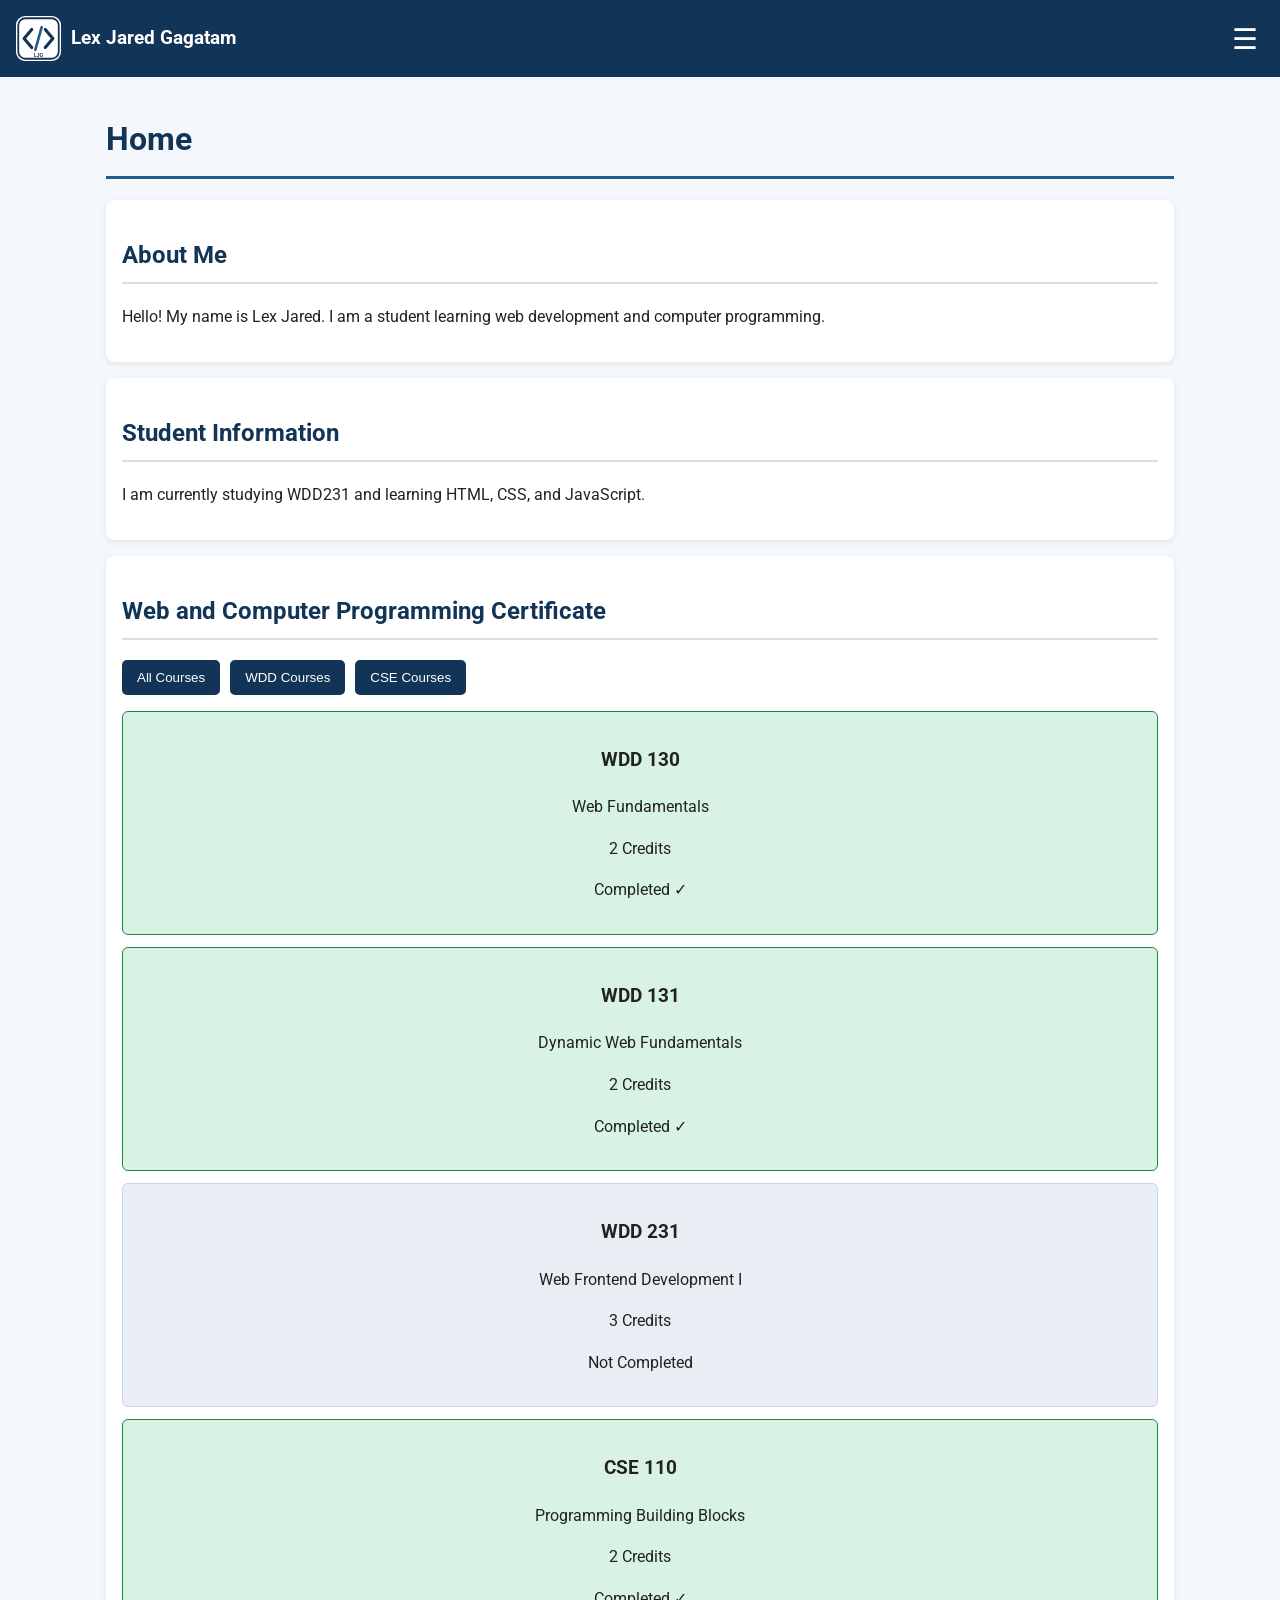
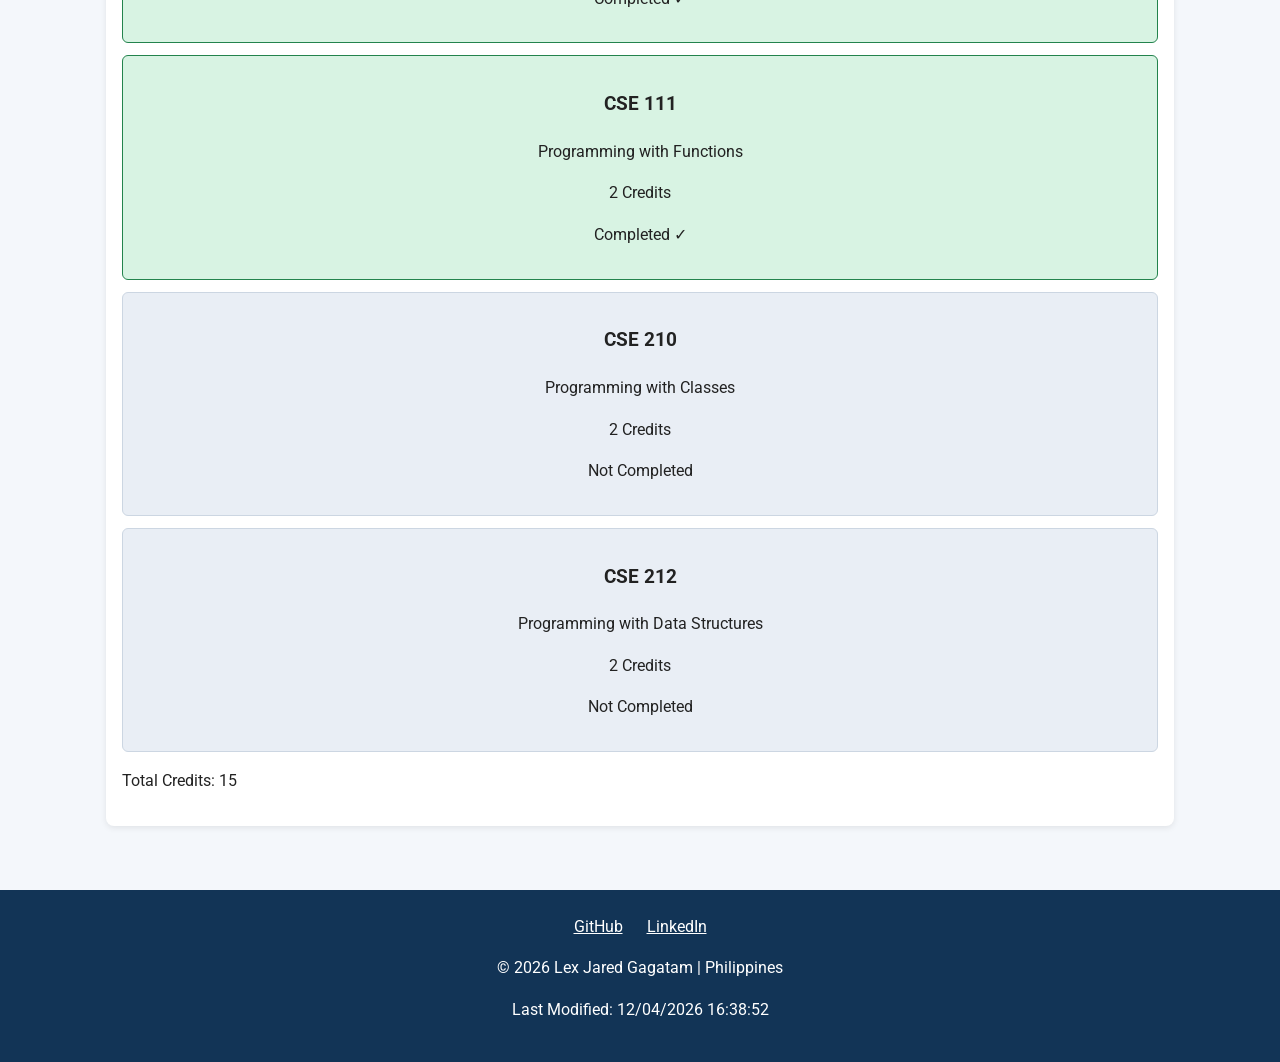
<file: index.html>
<!DOCTYPE html>
<html lang="en">
<head>
    <meta charset="UTF-8">
    <meta name="viewport" content="width=device-width, initial-scale=1.0">

    <meta name="description" content="My WDD231 course home page showcasing my studies in web development and computer programming.">

    <meta name="author" content="Lex Jared Gagatam">

    <title>WDD231 | Course Home Page</title>

    <link rel="preconnect" href="https://fonts.googleapis.com">
    <link rel="preconnect" href="https://fonts.gstatic.com" crossorigin>
    <link href="https://fonts.googleapis.com/css2?family=Roboto:wght@400;500;700&display=swap" rel="stylesheet">

    <link rel="stylesheet" href="styles/week1/small.css">
    <link rel="stylesheet" href="styles/week1/small.css">

    <script src="scripts/week1/navigation.js" defer></script>
    <script src="scripts/week1/date.js" defer></script>
    <script src="scripts/week1/courses.js" defer></script>
</head>

<body>

    <header>
        <img src="images/logo.svg" alt="Site logo">
        <span>Lex Jared Gagatam</span>

        <button id="menu-button" aria-label="Open navigation menu" aria-expanded="false">
            ☰
        </button>

        <nav id="navigation">
            <a href="index.html" class="active">Home</a>
            <a href="chamber/directory.html">Chamber</a>
            <a href="final/index.html">Final</a>
        </nav>
    </header>

    <main>
        <h1>Home</h1>

        <section>
            <h2>About Me</h2>
            <p>Hello! My name is Lex Jared. I am a student learning web development and computer programming.</p>
        </section>

        <section>
            <h2>Student Information</h2>
            <p>I am currently studying WDD231 and learning HTML, CSS, and JavaScript.</p>
        </section>

        <section>
            <h2>Web and Computer Programming Certificate</h2>

            <div id="course-filters">
                <button id="all-courses">All Courses</button>
                <button id="wdd-courses">WDD Courses</button>
                <button id="cse-courses">CSE Courses</button>
            </div>

            <div id="course-container"></div>

            <p>Total Credits: <span id="total-credits">0</span></p>
        </section>
    </main>

    <footer>
        <div>
            <a href="https://github.com/cowzack">GitHub</a>
            <a href="https://www.linkedin.com/in/lex-jared-gagatam-393854375/">LinkedIn</a>
        </div>

        <p>
            &copy; <span id="current-year"></span> Lex Jared Gagatam |
            Philippines 
        </p>

        <p id="lastModified"></p>
    </footer>

</body>
</html>
</file>
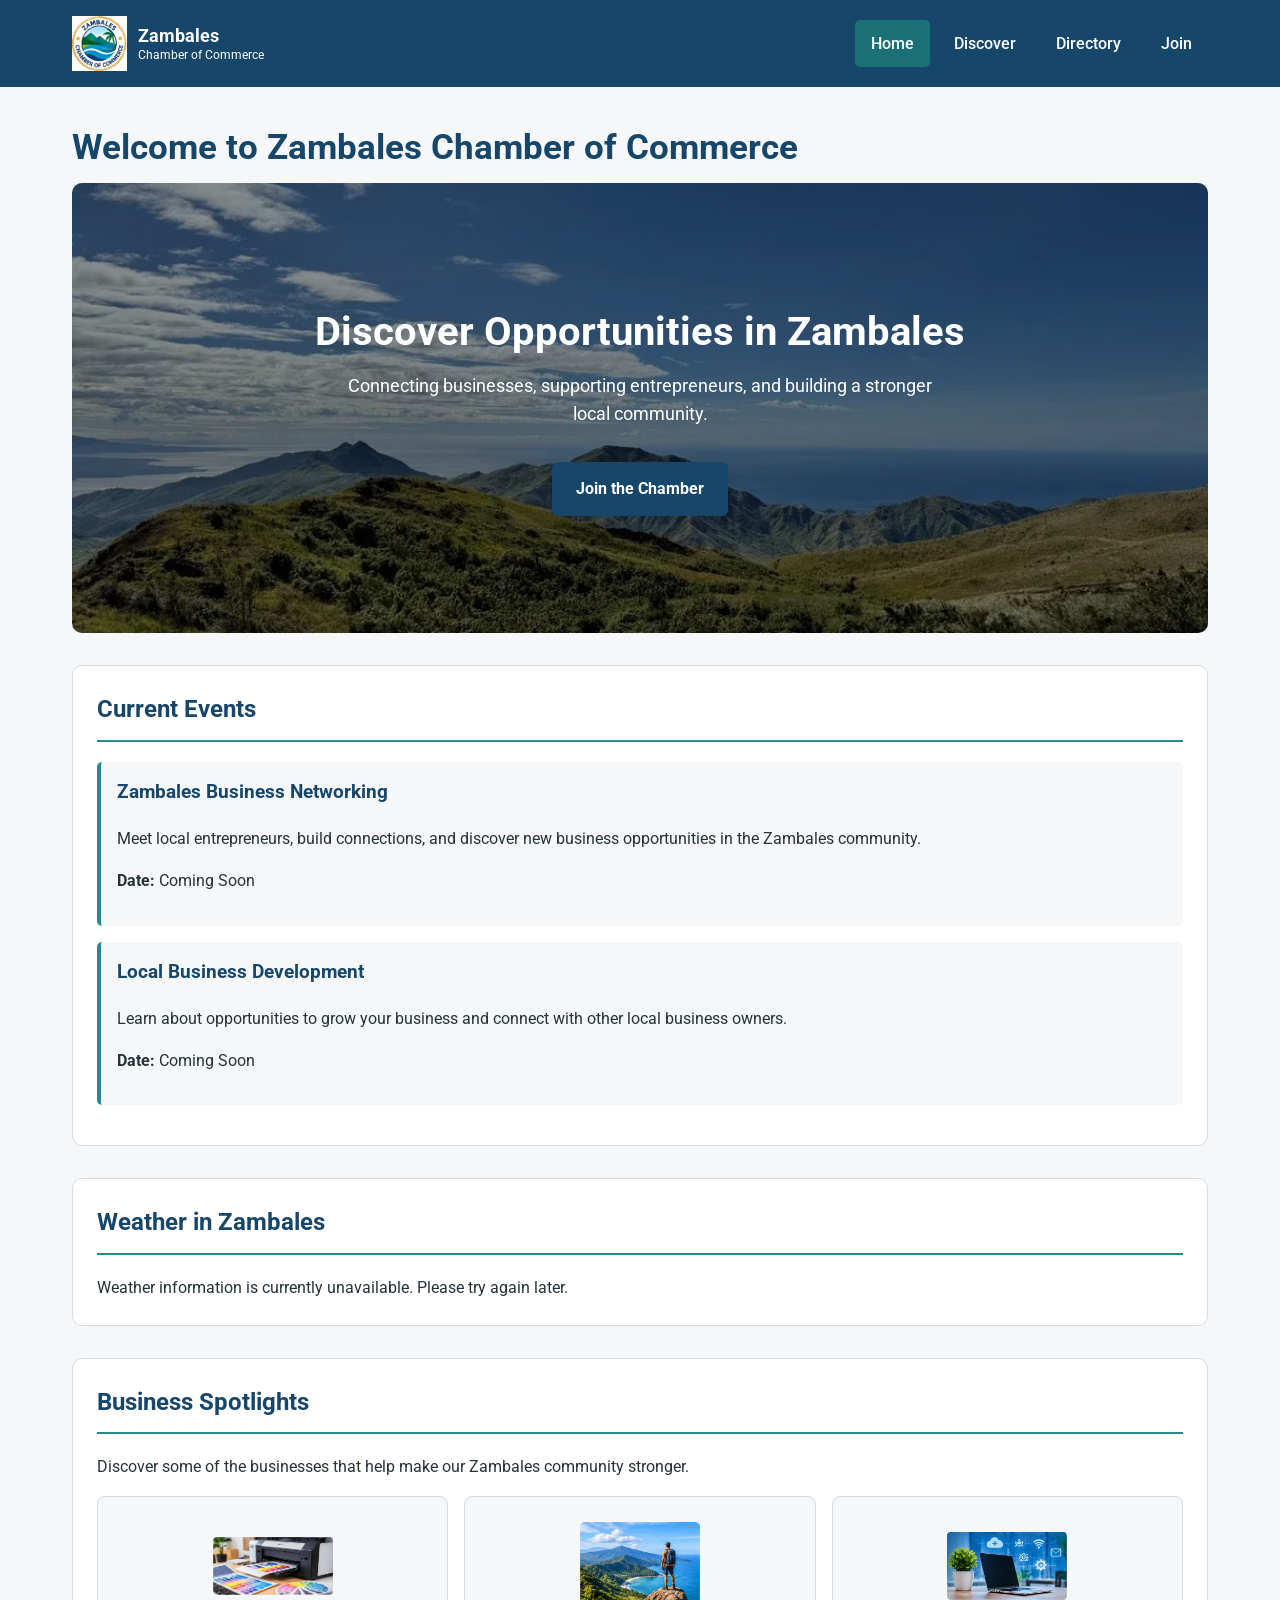
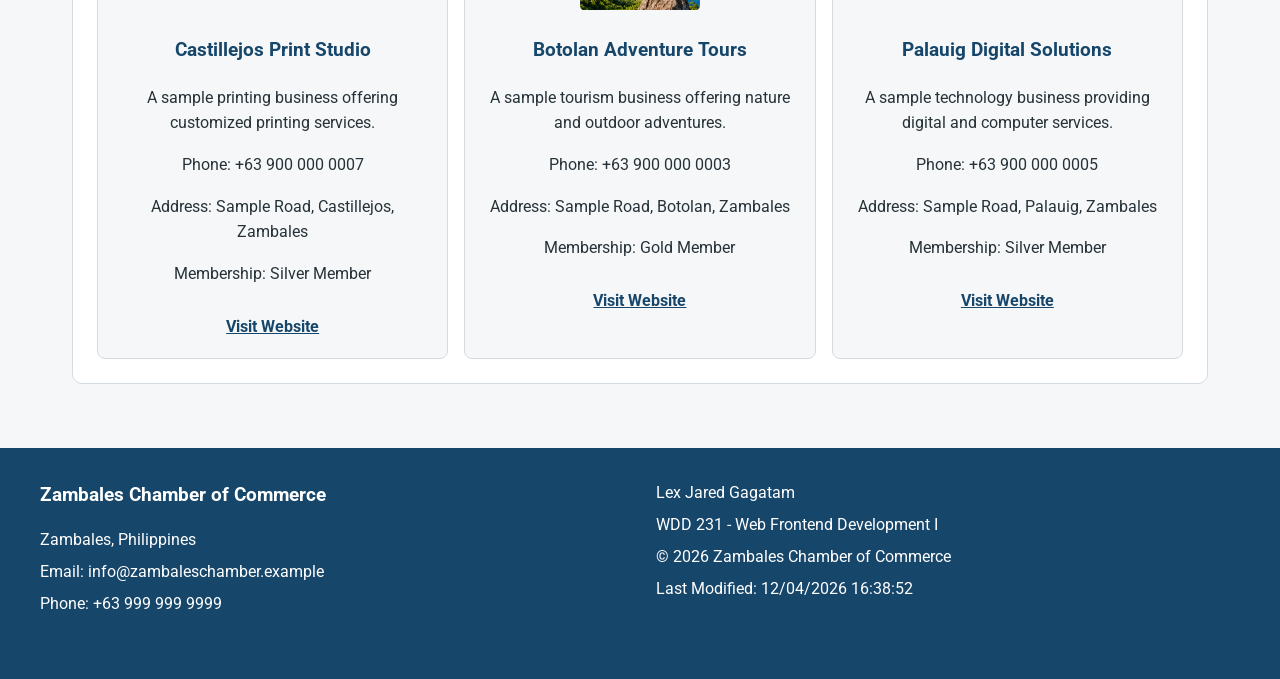
<file: chamber/index.html>
<!DOCTYPE html>
<html lang="en">
<head>
    <meta charset="UTF-8">
    <meta name="viewport" content="width=device-width, initial-scale=1.0">

    <meta name="description" content="Welcome to the Zambales Chamber of Commerce. Connect with local businesses, discover community events, and explore opportunities in Zambales, Philippines.">

    <meta name="author" content="Lex Jared Gagatam">

    <title>Home | Zambales Chamber of Commerce</title>

    <!-- Favicon -->
    <link rel="icon" href="images/favicon.png" type="image/png">

    <!-- Open Graph Meta Tags -->
    <meta property="og:title" content="Home | Zambales Chamber of Commerce">
    <meta property="og:description" content="Connect with local businesses, discover events, and explore opportunities in Zambales, Philippines.">
    <meta property="og:image" content="https://cowzack.github.io/wdd231/chamber/images/og-image.jpg">
    <meta property="og:url" content="https://cowzack.github.io/wdd231/chamber/index.html">
    <meta property="og:type" content="website">
    <meta property="og:site_name" content="Zambales Chamber of Commerce">

    <!-- Google Fonts -->
    <link rel="preconnect" href="https://fonts.googleapis.com">
    <link rel="preconnect" href="https://fonts.gstatic.com" crossorigin>
    <link href="https://fonts.googleapis.com/css2?family=Roboto:wght@400;500;700&display=swap" rel="stylesheet">

    <!-- CSS Files -->
    <link rel="stylesheet" href="styles/normalize.css">
    <link rel="stylesheet" href="styles/small.css">
    <link rel="stylesheet" href="styles/larger.css">
    <link rel="stylesheet" href="styles/pages.css">

    <!-- JavaScript Files -->
    <script src="scripts/getdates.js" defer></script>
    <script src="scripts/home.js" defer></script>
</head>

<body>

    <!-- Header -->
    <header>
        <div class="header-content">

            <a href="index.html" class="brand">
                <img src="images/chamber-logo.jpg"
                     alt="Zambales Chamber of Commerce logo"
                     width="60"
                     height="60">

                <span>
                    <strong>Zambales</strong>
                    <small>Chamber of Commerce</small>
                </span>
            </a>

            <button id="menu-button"
                    aria-label="Open navigation menu"
                    aria-expanded="false"
                    aria-controls="navigation">
                ☰
            </button>

            <nav id="navigation">
                <a href="index.html" class="active" aria-current="page">Home</a>
                <a href="discover.html">Discover</a>
                <a href="directory.html">Directory</a>
                <a href="join.html">Join</a>
            </nav>

        </div>
    </header>

    <!-- Main Content -->
    <main>

        <h1>Welcome to Zambales Chamber of Commerce</h1>

        <!-- Hero Section -->
        <section class="hero">

            <img src="images/zambales.webp"
                 alt="Beautiful coastal scenery of Zambales, Philippines"
                 loading="eager">

            <div class="hero-content">
                <h2>Discover Opportunities in Zambales</h2>

                <p>
                    Connecting businesses, supporting entrepreneurs,
                    and building a stronger local community.
                </p>

                <a href="join.html" class="cta-button">
                    Join the Chamber
                </a>
            </div>

        </section>

        <!-- Current Events Section -->
        <section class="events-section">

            <h2>Current Events</h2>

            <div class="event-card">
                <h3>Zambales Business Networking</h3>

                <p>
                    Meet local entrepreneurs, build connections,
                    and discover new business opportunities
                    in the Zambales community.
                </p>

                <p><strong>Date:</strong> Coming Soon</p>
            </div>

            <div class="event-card">
                <h3>Local Business Development</h3>

                <p>
                    Learn about opportunities to grow your business
                    and connect with other local business owners.
                </p>

                <p><strong>Date:</strong> Coming Soon</p>
            </div>

        </section>

        <!-- Weather Section -->
        <section class="weather-section">

            <h2>Weather in Zambales</h2>

            <div id="weather-container">
                <p>Loading weather information...</p>
            </div>

        </section>

        <!-- Business Spotlights Section -->
        <section class="spotlights-section">

            <h2>Business Spotlights</h2>

            <p>
                Discover some of the businesses that help make
                our Zambales community stronger.
            </p>

            <div id="spotlights-container">
                <p>Loading featured businesses...</p>
            </div>

        </section>

    </main>

    <!-- Footer -->
    <footer>

        <div class="footer-content">

            <section class="contact-info">
                <h2>Zambales Chamber of Commerce</h2>

                <p>Zambales, Philippines</p>

                <p>
                    Email:
                    <span>info@zambaleschamber.example</span>
                </p>

                <p>
                    Phone:
                    <span>+63 999 999 9999</span>
                </p>
            </section>

            <section class="developer-info">

                <p>Lex Jared Gagatam</p>

                <p>WDD 231 - Web Frontend Development I</p>

                <p>
                    &copy;
                    <span id="current-year"></span>
                    Zambales Chamber of Commerce
                </p>

                <p id="lastModified"></p>

            </section>

        </div>

    </footer>

</body>
</html>
</file>
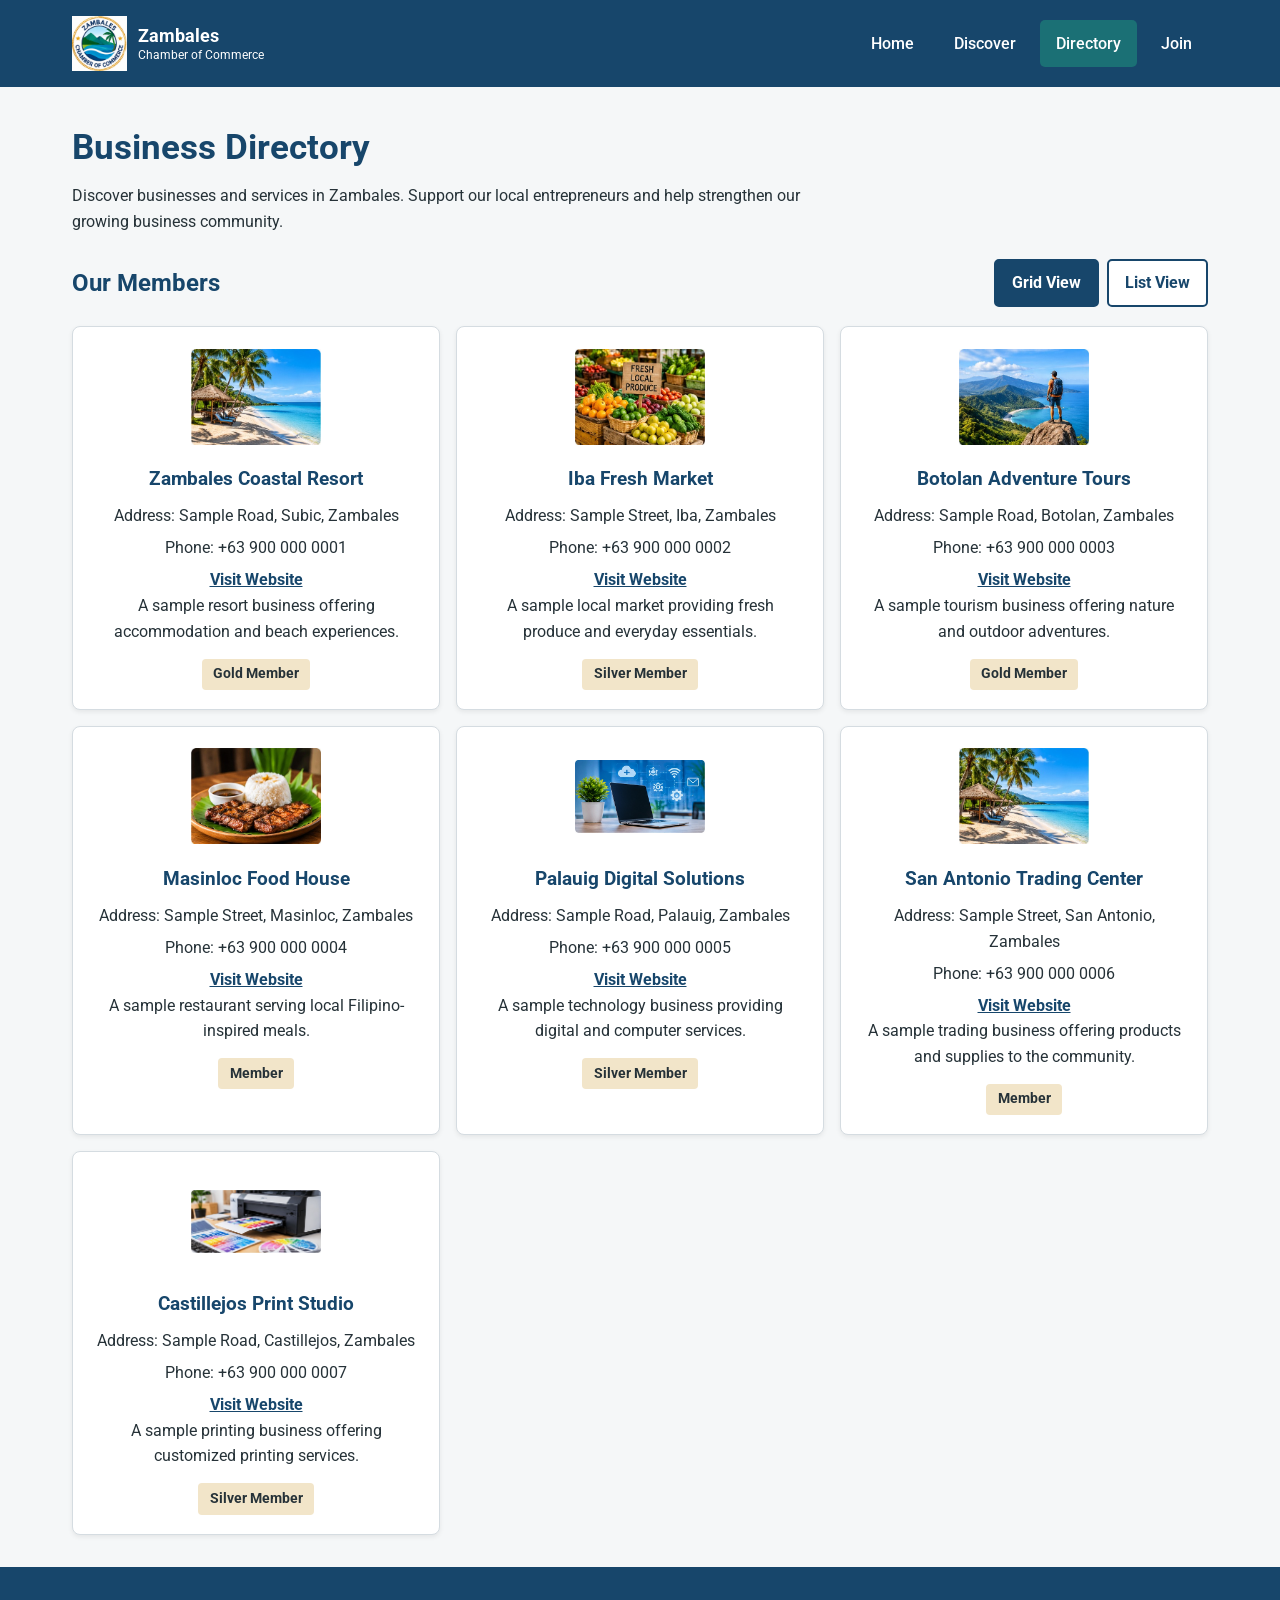
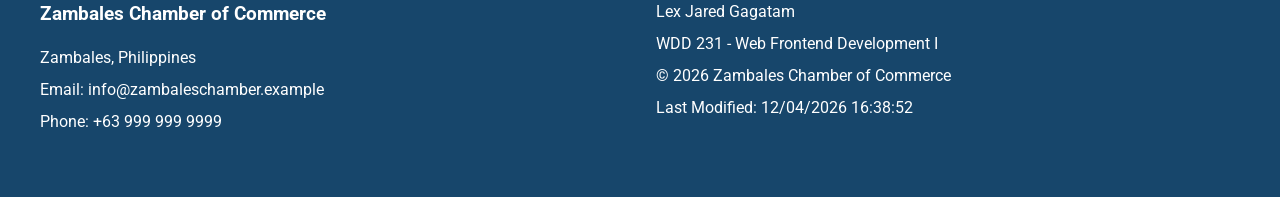
<file: chamber/directory.html>
<!DOCTYPE html>
<html lang="en">
<head>
    <meta charset="UTF-8">
    <meta name="viewport" content="width=device-width, initial-scale=1.0">

    <meta name="description" content="Explore the Zambales Chamber of Commerce business directory. Discover local businesses, services, and opportunities in Zambales, Philippines.">

    <meta name="author" content="Lex Jared Gagatam">

    <title>Business Directory | Zambales Chamber of Commerce</title>

    <!-- Favicon -->
    <link rel="icon" href="images/favicon.png" type="image/png">

    <!-- Open Graph / Facebook Meta Tags -->
    <meta property="og:title" content="Business Directory | Zambales Chamber of Commerce">
    <meta property="og:description" content="Discover local businesses and services in Zambales, Philippines. Support our local business community.">
    <meta property="og:image" content="https://cowzack.github.io/wdd231/chamber/images/og-image.jpg">
    <meta property="og:url" content="https://cowzack.github.io/wdd231/chamber/directory.html">
    <meta property="og:type" content="website">
    <meta property="og:site_name" content="Zambales Chamber of Commerce">

    <!-- Google Fonts -->
    <link rel="preconnect" href="https://fonts.googleapis.com">
    <link rel="preconnect" href="https://fonts.gstatic.com" crossorigin>
    <link href="https://fonts.googleapis.com/css2?family=Roboto:wght@400;500;700&display=swap" rel="stylesheet">

    <!-- CSS Files -->
    <link rel="stylesheet" href="styles/normalize.css">
    <link rel="stylesheet" href="styles/small.css">
    <link rel="stylesheet" href="styles/larger.css">

    <!-- JavaScript Files -->
    <script src="scripts/getdates.js" defer></script>
    <script src="scripts/directory.js" defer></script>
</head>

<body>
    <header>
        <div class="header-content">
            <a href="index.html" class="brand">
                <img src="images/chamber-logo.jpg" alt="" width="60" height="60">
                <span>
                    <strong>Zambales</strong>
                    <small>Chamber of Commerce</small>
                </span>
            </a>

            <button id="menu-button"
                    aria-label="Open navigation menu"
                    aria-expanded="false"
                    aria-controls="navigation">
                ☰
            </button>

            <nav id="navigation">
                <a href="index.html">Home</a>
                <a href="discover.html">Discover</a>
                <a href="directory.html" class="active" aria-current="page">Directory</a>
                <a href="join.html">Join</a>
            </nav>
        </div>
    </header>

    <main>
        <h1>Business Directory</h1>

        <p class="intro">
            Discover businesses and services in Zambales.
            Support our local entrepreneurs and help strengthen
            our growing business community.
        </p>

        <section class="directory-section">
            <div class="view-controls">
                <h2>Our Members</h2>

                <div class="view-buttons">
                    <button id="grid-view" class="active" aria-pressed="true">
                        Grid View
                    </button>

                    <button id="list-view" aria-pressed="false">
                        List View
                    </button>
                </div>
            </div>

            <div id="members-container" class="grid" aria-live="polite">
                <p>Loading business members...</p>
            </div>
        </section>
    </main>

    <footer>
        <div class="footer-content">
            <section class="contact-info">
                <h2>Zambales Chamber of Commerce</h2>
                <p>Zambales, Philippines</p>
                <p>Email: <span>info@zambaleschamber.example</span></p>
                <p>Phone: <span>+63 999 999 9999</span></p>
            </section>

            <section class="developer-info">
                <p>Lex Jared Gagatam</p>
                <p>WDD 231 - Web Frontend Development I</p>
                <p>&copy; <span id="current-year"></span> Zambales Chamber of Commerce</p>
                <p id="lastModified"></p>
            </section>
        </div>
    </footer>
</body>
</html>
</file>
<file: styles/week1/small.css>
/* General Styles */
* {
    box-sizing: border-box;
}

body {
    margin: 0;
    font-family: 'Roboto', sans-serif;
    background-color: #f4f7fb;
    color: #222;
    line-height: 1.6;
}

/* Header */
header {
    background-color: #123456;
    color: white;
    padding: 1rem;
    display: flex;
    align-items: center;
    justify-content: space-between;
    flex-wrap: wrap;
}

header img {
    width: 45px;
    height: 45px;
}

header span {
    font-size: 1.2rem;
    font-weight: bold;
    margin-right: auto;
    margin-left: 10px;
}

/* Navigation */
#menu-button {
    background: none;
    border: none;
    color: white;
    font-size: 1.8rem;
    cursor: pointer;
}

nav {
    display: none;
    width: 100%;
    flex-direction: column;
}

nav.open {
    display: flex;
}

nav a {
    color: white;
    text-decoration: none;
    padding: 12px;
    text-align: center;
    border-top: 1px solid #ffffff33;
}

nav a:hover,
nav a.active {
    background-color: #245b89;
}

/* Main Content */
main {
    padding: 1rem;
    max-width: 1100px;
    margin: auto;
}

h1 {
    color: #123456;
    border-bottom: 3px solid #245b89;
    padding-bottom: 10px;
}

section {
    background-color: white;
    margin: 1rem 0;
    padding: 1rem;
    border-radius: 8px;
    box-shadow: 0 2px 6px #00000015;
}

section h2 {
    color: #123456;
    border-bottom: 2px solid #ddd;
    padding-bottom: 8px;
}

/* Course Buttons */
#course-filters {
    display: flex;
    flex-wrap: wrap;
    gap: 10px;
    margin-bottom: 1rem;
}

#course-filters button {
    background-color: #123456;
    color: white;
    border: none;
    padding: 10px 15px;
    border-radius: 5px;
    cursor: pointer;
}

#course-filters button:hover {
    background-color: #245b89;
}

/* Course Cards */
#course-container {
    display: grid;
    grid-template-columns: 1fr;
    gap: 12px;
}

.course-card {
    background-color: #e9eef5;
    border: 1px solid #ccd6e2;
    padding: 15px;
    border-radius: 6px;
    text-align: center;
}

.course-card.completed {
    background-color: #d8f3e3;
    border-color: #23834d;
}

/* Footer */
footer {
    background-color: #123456;
    color: white;
    text-align: center;
    padding: 1.5rem;
    margin-top: 2rem;
}

footer a {
    color: white;
    margin: 0 10px;
}

footer a:hover {
    color: #a8d5ff;
}

/* Prevent horizontal scrolling */
img {
    max-width: 100%;
}
</file>
<file: chamber/styles/small.css>
/* =================================
   ZAMBALES CHAMBER OF COMMERCE
   Mobile-First Styles
================================= */

:root {
    --primary-color: #17466b;
    --secondary-color: #1b7075;
    --accent-color: #f2e5c9;
    --dark-color: #263238;
    --light-color: #f5f7f8;
    --white: #ffffff;
    --border-color: #d5dce1;
}

body {
    font-family: 'Roboto', sans-serif;
    line-height: 1.6;
    background-color: var(--light-color);
    color: var(--dark-color);
}

/* Header */

header {
    background-color: var(--primary-color);
    color: var(--white);
}

.header-content {
    max-width: 1200px;
    margin: 0 auto;
    padding: 0.8rem 1rem;
    display: flex;
    align-items: center;
    justify-content: space-between;
    flex-wrap: wrap;
}

.brand {
    display: flex;
    align-items: center;
    gap: 0.7rem;
    text-decoration: none;
}

.brand img {
    width: 55px;
    height: 55px;
    object-fit: contain;
}

.brand span {
    display: flex;
    flex-direction: column;
    line-height: 1.3;
}

.brand strong {
    font-size: 1.15rem;
}

.brand small {
    font-size: 0.75rem;
}

/* Mobile Navigation */

#menu-button {
    background: transparent;
    color: var(--white);
    border: 2px solid var(--white);
    border-radius: 5px;
    padding: 0.35rem 0.7rem;
    font-size: 1.5rem;
    cursor: pointer;
}

nav {
    display: none;
    flex-direction: column;
    width: 100%;
    margin-top: 0.8rem;
}

nav.open {
    display: flex;
}

nav a {
    color: var(--white);
    text-decoration: none;
    padding: 0.8rem;
    text-align: center;
    border-top: 1px solid #ffffff40;
    font-weight: 500;
}

nav a:hover,
nav a.active {
    background-color: var(--secondary-color);
}

/* Main Content */

main {
    max-width: 1200px;
    margin: 0 auto;
    padding: 1.5rem 1rem 2rem;
}

h1 {
    color: var(--primary-color);
    font-size: 1.8rem;
    margin-bottom: 0.5rem;
}

.intro {
    max-width: 750px;
    margin-bottom: 1.5rem;
}

/* Directory Section */

.directory-section {
    margin-top: 1.5rem;
}

.view-controls {
    display: flex;
    flex-direction: column;
    gap: 0.8rem;
    margin-bottom: 1.2rem;
}

.view-controls h2 {
    color: var(--primary-color);
    margin-bottom: 0;
}

.view-buttons {
    display: flex;
    gap: 0.5rem;
}

.view-buttons button {
    border: 2px solid var(--primary-color);
    background-color: var(--white);
    color: var(--primary-color);
    padding: 0.6rem 1rem;
    border-radius: 5px;
    cursor: pointer;
    font-weight: 700;
}

.view-buttons button.active,
.view-buttons button:hover {
    background-color: var(--primary-color);
    color: var(--white);
}

/* Grid View */

#members-container.grid {
    display: grid;
    grid-template-columns: 1fr;
    gap: 1rem;
}

/* Member Cards */

.member-card {
    background-color: var(--white);
    border: 1px solid var(--border-color);
    border-radius: 8px;
    padding: 1.2rem;
    text-align: center;
    box-shadow: 0 2px 5px #00000012;
}

.member-card img {
    width: 130px;
    height: 100px;
    object-fit: contain;
    margin-bottom: 0.7rem;
}

.member-card h3 {
    color: var(--primary-color);
    margin-bottom: 0.5rem;
}

.member-card p {
    margin-bottom: 0.4rem;
    overflow-wrap: anywhere;
}

.member-card a {
    color: var(--primary-color);
    font-weight: 700;
    overflow-wrap: anywhere;
}

.membership {
    display: inline-block;
    background-color: var(--accent-color);
    color: var(--dark-color);
    padding: 0.3rem 0.7rem;
    border-radius: 4px;
    font-size: 0.85rem;
    font-weight: 700;
    margin-top: 0.5rem;
}

/* List View */

#members-container.list {
    display: flex;
    flex-direction: column;
    gap: 0;
}

#members-container.list .member-card {
    display: grid;
    grid-template-columns: 1fr;
    text-align: left;
    border-radius: 0;
    box-shadow: none;
    padding: 1rem;
}

#members-container.list .member-card img {
    display: none;
}

/* Footer */

footer {
    background-color: var(--primary-color);
    color: var(--white);
    padding: 2rem 1rem;
    text-align: center;
}

.footer-content {
    max-width: 1200px;
    margin: 0 auto;
}

footer h2 {
    font-size: 1.2rem;
}

footer section {
    margin-bottom: 1.5rem;
}

footer p {
    margin-bottom: 0.4rem;
    overflow-wrap: anywhere;
}

/* Keyboard Accessibility */

button:focus-visible,
a:focus-visible {
    outline: 3px solid #e6b84c;
    outline-offset: 3px;
}

/* Small Screens */

@media screen and (min-width: 480px) {
    #members-container.grid {
        grid-template-columns: repeat(2, minmax(0, 1fr));
    }

    .view-controls {
        flex-direction: row;
        justify-content: space-between;
        align-items: center;
    }
}
</file>
<file: chamber/styles/larger.css>
/* =================================
   LARGER SCREEN STYLES
================================= */

@media screen and (min-width: 768px) {

    /* Header and Navigation */

    .header-content {
        padding: 1rem 2rem;
        flex-wrap: nowrap;
    }

    #menu-button {
        display: none;
    }

    nav {
        display: flex;
        flex-direction: row;
        width: auto;
        margin-top: 0;
        gap: 0.5rem;
    }

    nav a {
        border: none;
        border-radius: 5px;
        padding: 0.7rem 1rem;
    }

    /* Main Content */

    main {
        padding: 2rem;
    }

    h1 {
        font-size: 2.2rem;
    }

    /* Directory Grid */

    #members-container.grid {
        grid-template-columns: repeat(3, minmax(0, 1fr));
    }

    #members-container.list .member-card {
        grid-template-columns: 1fr 2fr 1fr;
        align-items: center;
        gap: 1rem;
    }

    #members-container.list .member-card img {
        display: block;
        width: 100px;
        height: 80px;
        margin: 0;
    }

    #members-container.list .member-card:nth-child(even) {
        background-color: #e9eff2;
    }

    /* Footer */

    .footer-content {
        display: grid;
        grid-template-columns: 1fr 1fr;
        gap: 2rem;
        text-align: left;
    }
}
</file>
<file: chamber/styles/pages.css>
/* ========================================
   HOME PAGE STYLES
======================================== */

/* Hero Section */
.hero {
    position: relative;
    width: 100%;
    margin-bottom: 2rem;
    overflow: hidden;
    border-radius: 10px;
}

.hero img {
    display: block;
    width: 100%;
    height: auto;
    min-height: 280px;
    max-height: 500px;
    object-fit: cover;
}

.hero-content {
    position: absolute;
    inset: 0;
    display: flex;
    flex-direction: column;
    justify-content: center;
    align-items: center;
    padding: 1.5rem;
    text-align: center;
    background: rgba(0, 0, 0, 0.45);
    color: #ffffff;
}

.hero-content h2 {
    margin-bottom: 0.5rem;
    font-size: clamp(1.5rem, 4vw, 2.5rem);
}

.hero-content p {
    max-width: 600px;
    font-size: 1.1rem;
}

/* Call to Action Button */
.cta-button {
    display: inline-block;
    margin-top: 1rem;
    padding: 0.9rem 1.5rem;
    background-color: #17466b;
    color: #ffffff;
    text-decoration: none;
    font-weight: 700;
    border-radius: 6px;
    transition: background-color 0.3s ease;
}

.cta-button:hover,
.cta-button:focus {
    background-color: #238c91;
    color: #ffffff;
}

/* Home Page Sections */
.events-section,
.weather-section,
.spotlights-section {
    margin: 2rem 0;
    padding: 1.5rem;
    background-color: #ffffff;
    border: 1px solid #d5dce1;
    border-radius: 10px;
}

.events-section h2,
.weather-section h2,
.spotlights-section h2 {
    color: #17466b;
    margin-top: 0;
    border-bottom: 2px solid #238c91;
    padding-bottom: 0.7rem;
}

/* Events */
.event-card {
    padding: 1rem;
    margin: 1rem 0;
    background-color: #f5f7f8;
    border-left: 4px solid #238c91;
    border-radius: 5px;
}

.event-card h3 {
    color: #17466b;
}

/* Weather */
#weather-container {
    display: grid;
    gap: 1.5rem;
}

.current-weather {
    text-align: center;
    padding: 1rem;
    background-color: #f5f7f8;
    border-radius: 8px;
}

.current-weather img,
.forecast-card img {
    width: 80px;
    height: 80px;
    object-fit: contain;
}

.current-weather p {
    margin: 0.4rem;
}

.forecast-section {
    text-align: center;
}

.forecast-section h3 {
    color: #17466b;
}

.forecast-card {
    padding: 1rem;
    margin: 0.5rem 0;
    background-color: #f5f7f8;
    border-radius: 8px;
}

/* Business Spotlights */
#spotlights-container {
    display: grid;
    grid-template-columns: 1fr;
    gap: 1rem;
}

.spotlight-card {
    padding: 1.2rem;
    text-align: center;
    background-color: #f5f7f8;
    border: 1px solid #d5dce1;
    border-radius: 8px;
}

.spotlight-card img {
    width: 120px;
    height: 100px;
    object-fit: contain;
    margin-bottom: 0.8rem;
}

.spotlight-card h3 {
    color: #17466b;
}

.spotlight-card a {
    display: inline-block;
    margin-top: 0.7rem;
    color: #17466b;
    font-weight: 700;
}

/* ========================================
   DESKTOP LAYOUT
======================================== */

@media screen and (min-width: 768px) {

    .hero img {
        height: 450px;
    }

    /* Events and Weather side by side */
    .home-information {
        display: grid;
        grid-template-columns: 1fr 1fr;
        gap: 1.5rem;
    }

    /* Three Business Spotlight Cards */
    #spotlights-container {
        grid-template-columns: repeat(3, 1fr);
    }

    /* Three-day Forecast */
    .forecast-section {
        display: grid;
        grid-template-columns: repeat(3, 1fr);
        gap: 1rem;
    }

    .forecast-section h3 {
        grid-column: 1 / -1;
    }
}
</file>
